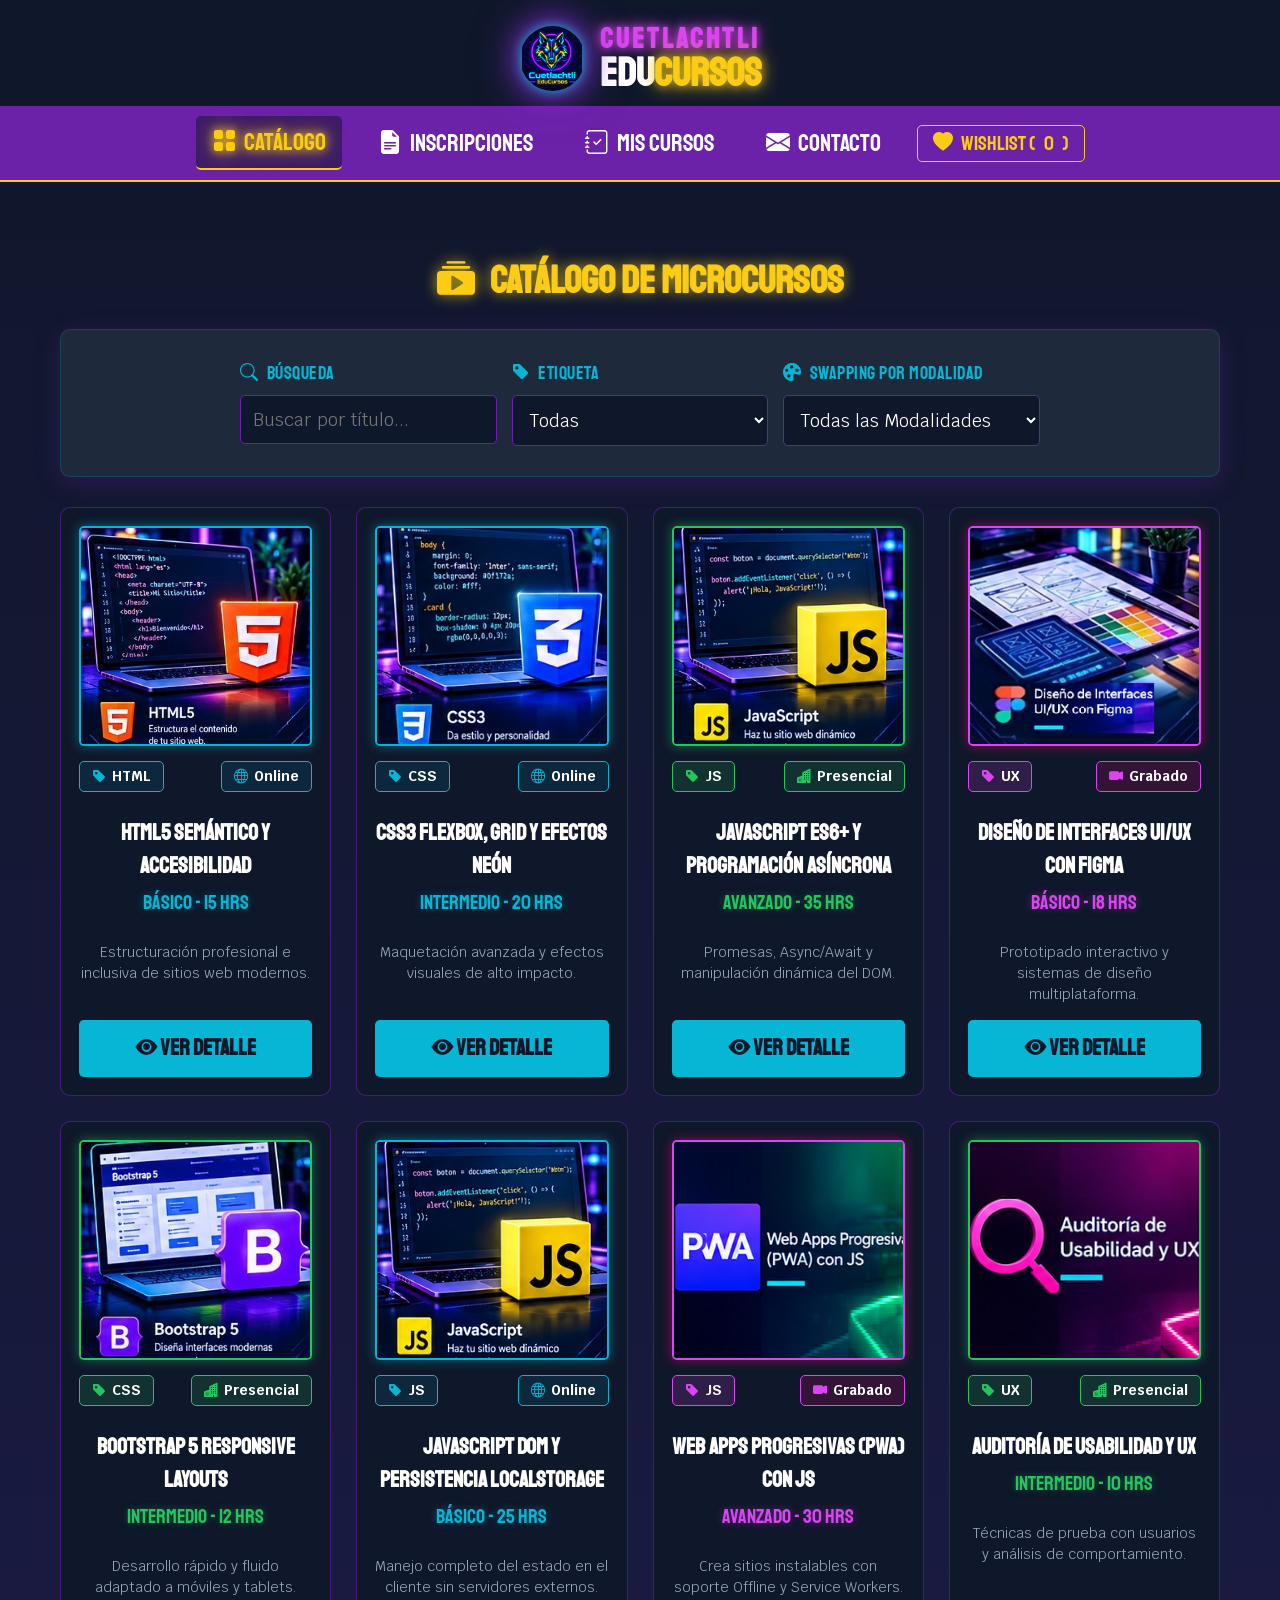
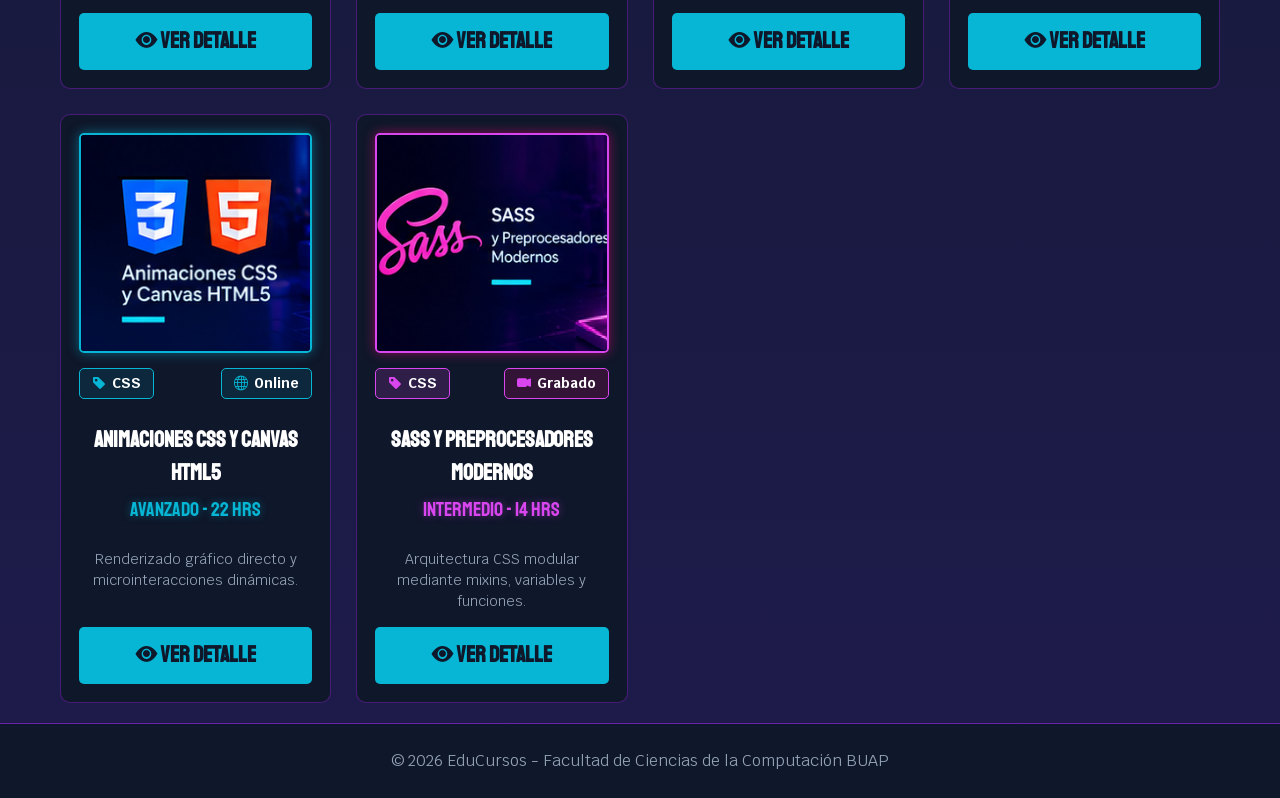
<file: DAW_P-05_EduCursos/index.html>
<!DOCTYPE html>
<html lang="es" data-modalidad-theme="Todos">
<head>
    <meta charset="UTF-8">
    <meta name="viewport" content="width=device-width, initial-scale=1.0">
    <title>EduCursos - Catálogo</title>
    <link rel="icon" type="image/x-icon" href="img/logo.ico" onerror="this.href='data:image/svg+xml,<svg xmlns=\'http://www.w3.org/2000/svg\' viewBox=\'0 0 100 100\'><circle cx=\'50\' cy=\'50\' r=\'45\' fill=\'%230F172A\' stroke=\'%23FACC15\' stroke-width=\'6\'/><path d=\'M30 65 L50 30 L70 65 Z\' fill=\'%2306B6D4\'/></svg>'">
    <link rel="stylesheet" href="https://cdn.jsdelivr.net/npm/bootstrap-icons@1.10.0/font/bootstrap-icons.css">
    
    <!-- <link rel="stylesheet" href="css/estilos.css">

    <!-- Script para cargar el archivo CSS con la fecha y hora actual en tiempo real -->
    <script>
        (function() {
            var link = document.createElement('link');
            link.rel = 'stylesheet';
            link.href = 'css/estilos.css?v=' + new Date().getTime();
            document.head.appendChild(link);
        })();
    </script>
</head>
<body>
    <!-- 
    <header class="header">
        <a href="index.html" class="logo-link">
            <img src="img/logo.jpg" alt="Logo EduCursos" class="header__logo-img" onerror="this.style.display='none'">
            <h1 class="logo">Edu<span>Cursos</span></h1>
        </a>
    </header>
    -->
    <header class="header">
        <a href="index.html" class="logo-link">
            <img src="img/logo.jpg" alt="Logo EduCursos" class="header__logo-img">
            
            <!-- Contenedor vertical de los títulos -->
            <div class="logo-textos">
                <span class="logo-subtitulo">CUETLACHTLI</span>
                <h1 class="logo">Edu<span>Cursos</span></h1>
            </div>
        </a>
    </header>

    <div class="nav-bg">
        <nav class="navegacion contenedor">
            <a class="navegacion__enlace navegacion__enlace--activo" href="index.html"><i class="bi bi-grid-fill"></i> Catálogo</a>
            <a class="navegacion__enlace" href="inscripciones.html"><i class="bi bi-file-earmark-text-fill"></i> Inscripciones</a>
            <a class="navegacion__enlace" href="mis_cursos.html"><i class="bi bi-journal-check"></i> Mis Cursos</a>
            <a class="navegacion__enlace" href="contacto.html"><i class="bi bi-envelope-fill"></i> Contacto</a>
            
            <button class="btn-wishlist-nav" onclick="abrirModalWishlist()">
                <i class="bi bi-heart-fill"></i> Wishlist (<span id="wishlist-counter">0</span>)
            </button>
        </nav>
    </div>

    <main class="contenedor">
        <h2><i class="bi bi-collection-play-fill"></i> Catálogo de Microcursos</h2>

        <div class="sombra-neon">
            <div class="formulario" style="display: grid; grid-template-columns: repeat(auto-fit, minmax(220px, 1fr)); gap: 1.5rem;">
                <div class="formulario__campo">
                    <label class="formulario__label"><i class="bi bi-search"></i> Búsqueda</label>
                    <input type="text" id="input-busqueda" class="formulario__input" placeholder="Buscar por título...">
                </div>
                <div class="formulario__campo">
                    <label class="formulario__label"><i class="bi bi-tag-fill"></i> Etiqueta</label>
                    <select id="select-etiqueta" class="formulario__select">
                        <option value="TODAS">Todas</option>
                        <option value="HTML">HTML</option>
                        <option value="CSS">CSS</option>
                        <option value="JS">JavaScript</option>
                        <option value="UX">UX/UI</option>
                    </select>
                </div>
                <div class="formulario__campo">
                    <label class="formulario__label"><i class="bi bi-palette-fill"></i> Swapping por Modalidad</label>
                    <select id="select-modalidad" class="formulario__select">
                        <option value="Todos">Todas las Modalidades</option>
                        <option value="Online">🌐 Online (Cyan)</option>
                        <option value="Presencial">🏢 Presencial (Green)</option>
                        <option value="Grabado">📹 Grabado (Magenta)</option>
                    </select>
                </div>
            </div>
        </div>

        <div class="grid" id="contenedor-catalogo"></div>
    </main>

    <!-- Modal Wishlist en Azul Marino Metálico -->
    <div class="modal-overlay" id="modal-wishlist">
        <div class="modal-wishlist">
            <div class="modal-wishlist-header" style="display: flex; justify-content: space-between; align-items: center; border-bottom: 2px solid var(--azul-wishlist); padding-bottom: 1rem; margin-bottom: 2rem;">
                <h3 style="margin: 0; color: var(--azul-wishlist);"><i class="bi bi-heart-fill"></i> Mi Wishlist</h3>
                <button class="boton" style="width: auto; padding: 0.5rem 1.5rem; background-color: transparent; color: var(--blanco); border: 1px solid var(--gris);" onclick="cerrarModalWishlist()">✕</button>
            </div>
            <div id="wishlist-lista"></div>
        </div>
    </div>

    <footer class="footer">
        <p class="footer__texto">© 2026 EduCursos - Facultad de Ciencias de la Computación BUAP</p>
    </footer>

    <script src="js/utilidades.js"></script>
    <script src="js/catalogo.js"></script>
    <script src="js/wishlist.js"></script>
</body>
</html>
</file>
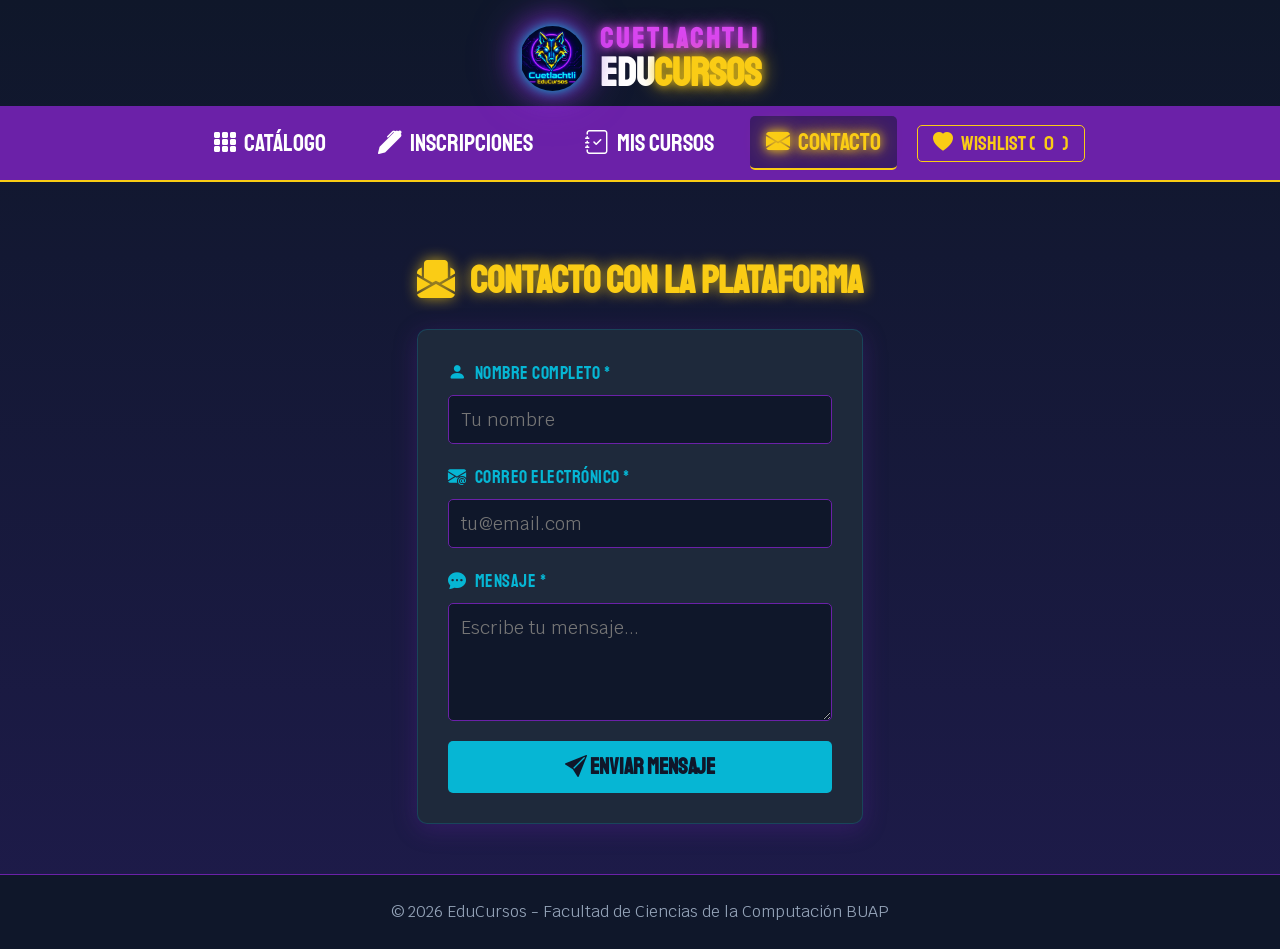
<file: DAW_P-05_EduCursos/contacto.html>
<!DOCTYPE html>
<html lang="es" data-modalidad-theme="Todos">
<head>
    <meta charset="UTF-8">
    <meta name="viewport" content="width=device-width, initial-scale=1.0">
    <title>EduCursos - Contacto</title>
    <link rel="icon" type="image/x-icon" href="img/logo.ico" onerror="this.href='data:image/svg+xml,<svg xmlns=\'http://www.w3.org/2000/svg\' viewBox=\'0 0 100 100\'><circle cx=\'50\' cy=\'50\' r=\'45\' fill=\'%230F172A\' stroke=\'%23FACC15\' stroke-width=\'6\'/><path d=\'M30 65 L50 30 L70 65 Z\' fill=\'%2306B6D4\'/></svg>'">
    <link rel="stylesheet" href="https://cdn.jsdelivr.net/npm/bootstrap-icons@1.10.0/font/bootstrap-icons.css">
    
    <!-- <link rel="stylesheet" href="css/estilos.css">

    <!-- Script para cargar el archivo CSS con la fecha y hora actual en tiempo real -->
    <script>
        (function() {
            var link = document.createElement('link');
            link.rel = 'stylesheet';
            link.href = 'css/estilos.css?v=' + new Date().getTime();
            document.head.appendChild(link);
        })();
    </script>
</head>
<body>
    <!-- 
    <header class="header">
        <a href="index.html" class="logo-link">
            <img src="img/logo.jpg" alt="Logo EduCursos" class="header__logo-img" onerror="this.style.display='none'">
            <h1 class="logo">Edu<span>Cursos</span></h1>
        </a>
    </header>
    -->
    <header class="header">
        <a href="index.html" class="logo-link">
            <img src="img/logo.jpg" alt="Logo EduCursos" class="header__logo-img">
            
            <!-- Contenedor vertical de los títulos -->
            <div class="logo-textos">
                <span class="logo-subtitulo">CUETLACHTLI</span>
                <h1 class="logo">Edu<span>Cursos</span></h1>
            </div>
        </a>
    </header>

    <div class="nav-bg">
        <nav class="navegacion contenedor">
            <a class="navegacion__enlace" href="index.html"><i class="bi bi-grid-3x3-gap-fill"></i> Catálogo</a>
            <a class="navegacion__enlace" href="inscripciones.html"><i class="bi bi-pen-fill"></i> Inscripciones</a>
            <a class="navegacion__enlace" href="mis_cursos.html"><i class="bi bi-journal-check"></i> Mis Cursos</a>
            <a class="navegacion__enlace navegacion__enlace--activo" href="contacto.html"><i class="bi bi-envelope-fill"></i> Contacto</a>
            <button class="btn-wishlist-nav" onclick="abrirModalWishlist()">
                <i class="bi bi-heart-fill"></i> Wishlist (<span id="wishlist-counter">0</span>)
            </button>
        </nav>
    </div>

    <main class="contenedor">
        <h2><i class="bi bi-envelope-paper-fill"></i> Contacto con la Plataforma</h2>

        <div class="sombra-neon">
            <form id="form-contacto" class="formulario">
                <div class="formulario__campo">
                    <label class="formulario__label"><i class="bi bi-person-fill"></i> Nombre Completo *</label>
                    <input type="text" class="formulario__input" placeholder="Tu nombre" required>
                </div>

                <div class="formulario__campo">
                    <label class="formulario__label"><i class="bi bi-envelope-at-fill"></i> Correo Electrónico *</label>
                    <input type="email" class="formulario__input" placeholder="tu@email.com" pattern="[a-zA-Z0-9._%+-]+@[a-zA-Z0-9.-]+\.[a-zA-Z]{2,}" required>
                </div>

                <div class="formulario__campo">
                    <label class="formulario__label"><i class="bi bi-chat-dots-fill"></i> Mensaje *</label>
                    <textarea class="formulario__textarea" rows="4" placeholder="Escribe tu mensaje..." required></textarea>
                </div>

                <button type="submit" class="boton"><i class="bi bi-send-fill"></i> Enviar Mensaje</button>
            </form>
        </div>
    </main>

    <!-- Modal Wishlist en Azul Marino Metálico -->
    <div class="modal-overlay" id="modal-wishlist">
        <div class="modal-wishlist">
            <div class="modal-wishlist-header" style="display: flex; justify-content: space-between; align-items: center; border-bottom: 2px solid var(--azul-wishlist); padding-bottom: 1rem; margin-bottom: 2rem;">
                <h3 style="margin: 0; color: var(--azul-wishlist);"><i class="bi bi-heart-fill"></i> Mi Wishlist</h3>
                <button class="boton" style="width: auto; padding: 0.5rem 1.5rem; background-color: transparent; color: var(--blanco); border: 1px solid var(--gris);" onclick="cerrarModalWishlist()">✕</button>
            </div>
            <div id="wishlist-lista"></div>
        </div>
    </div>

    <footer class="footer">
        <p class="footer__texto">© 2026 EduCursos - Facultad de Ciencias de la Computación BUAP</p>
    </footer>

    <script src="js/utilidades.js"></script>
    <script src="js/wishlist.js"></script>
    <!-- Se agrega js/inscripciones.js para tener acceso a mostrarAlerta() -->
    <script src="js/inscripciones.js"></script>
    
    <script>
        document.getElementById('form-contacto').addEventListener('submit', (e) => {
            e.preventDefault();
            mostrarAlerta('¡Mensaje enviado con éxito! Gracias por contactarnos.');
            e.target.reset();
        });
    </script>
</body>
</html>
</file>
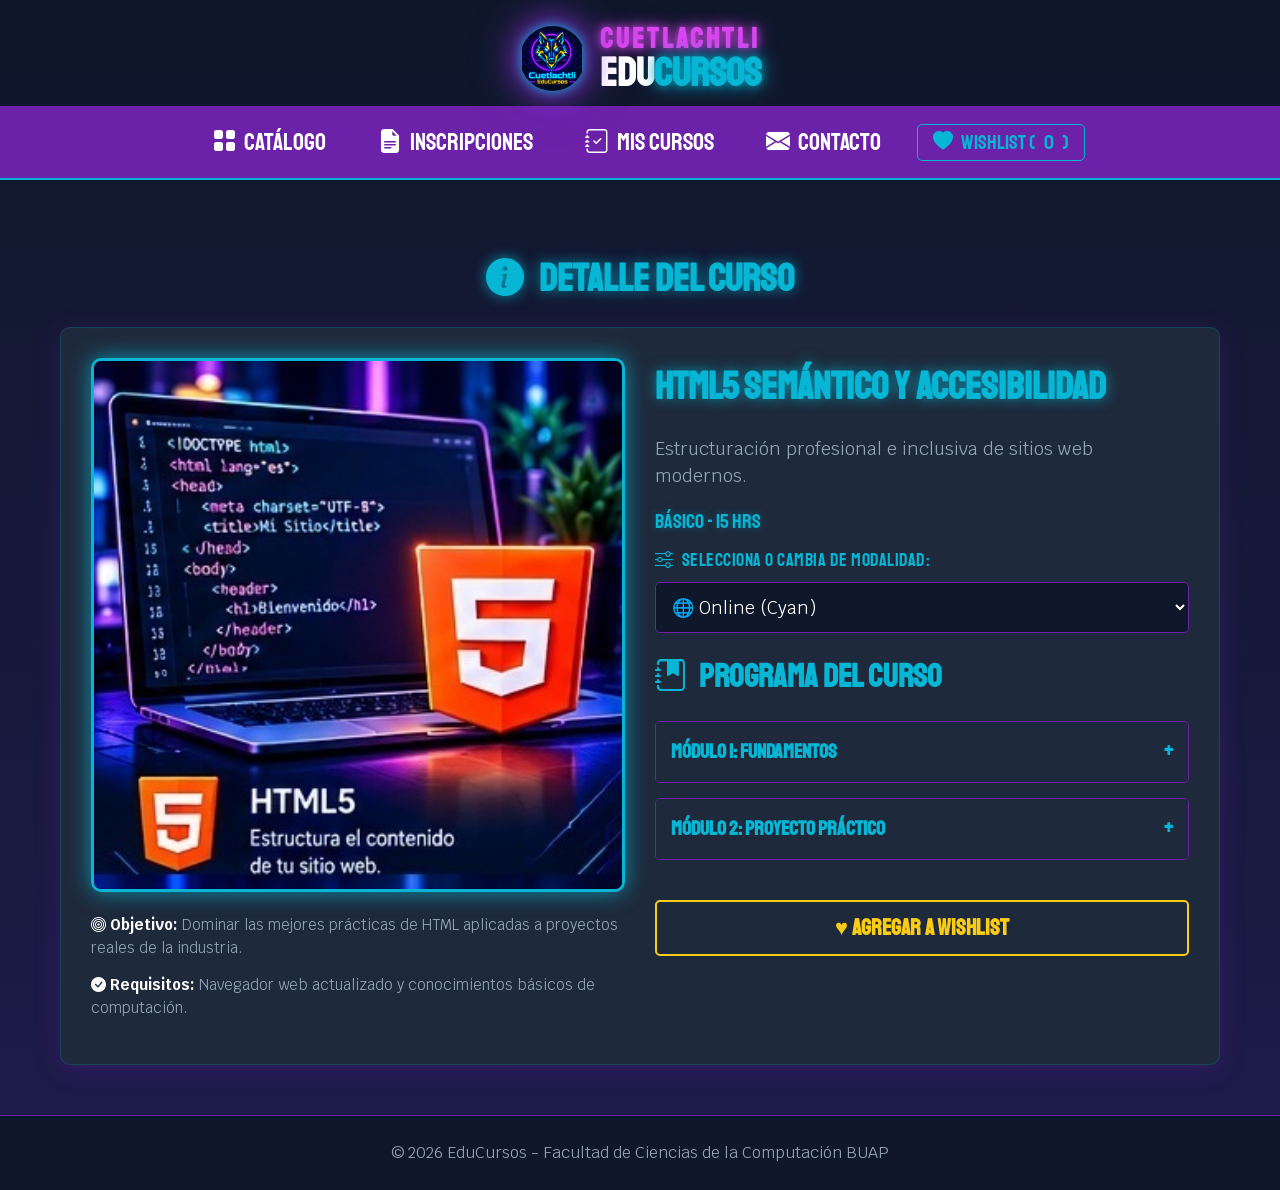
<file: DAW_P-05_EduCursos/curso_detalle.html>
<!DOCTYPE html>
<html lang="es" data-modalidad-theme="Todos">
<head>
    <meta charset="UTF-8">
    <meta name="viewport" content="width=device-width, initial-scale=1.0">
    <title>EduCursos - Detalle del Curso</title>
    <link rel="icon" type="image/x-icon" href="img/logo.ico" onerror="this.href='data:image/svg+xml,<svg xmlns=\'http://www.w3.org/2000/svg\' viewBox=\'0 0 100 100\'><circle cx=\'50\' cy=\'50\' r=\'45\' fill=\'%230F172A\' stroke=\'%23FACC15\' stroke-width=\'6\'/><path d=\'M30 65 L50 30 L70 65 Z\' fill=\'%2306B6D4\'/></svg>'">
    <link rel="stylesheet" href="https://cdn.jsdelivr.net/npm/bootstrap-icons@1.10.0/font/bootstrap-icons.css">
    
    <!-- <link rel="stylesheet" href="css/estilos.css">

    <!-- Script para cargar el archivo CSS con la fecha y hora actual en tiempo real -->
    <script>
        (function() {
            var link = document.createElement('link');
            link.rel = 'stylesheet';
            link.href = 'css/estilos.css?v=' + new Date().getTime();
            document.head.appendChild(link);
        })();
    </script>
</head>
<body>    
    <!-- 
    <header class="header">
        <a href="index.html" class="logo-link">
            <img src="img/logo.jpg" alt="Logo EduCursos" class="header__logo-img" onerror="this.style.display='none'">
            <h1 class="logo">Edu<span>Cursos</span></h1>
        </a>
    </header>
    -->
    <header class="header">
        <a href="index.html" class="logo-link">
            <img src="img/logo.jpg" alt="Logo EduCursos" class="header__logo-img">
            
            <!-- Contenedor vertical de los títulos -->
            <div class="logo-textos">
                <span class="logo-subtitulo">CUETLACHTLI</span>
                <h1 class="logo">Edu<span>Cursos</span></h1>
            </div>
        </a>
    </header>

    <div class="nav-bg">
        <nav class="navegacion contenedor">
            <a class="navegacion__enlace" href="index.html"><i class="bi bi-grid-fill"></i> Catálogo</a>
            <a class="navegacion__enlace" href="inscripciones.html"><i class="bi bi-file-earmark-text-fill"></i> Inscripciones</a>
            <a class="navegacion__enlace" href="mis_cursos.html"><i class="bi bi-journal-check"></i> Mis Cursos</a>
            <a class="navegacion__enlace" href="contacto.html"><i class="bi bi-envelope-fill"></i> Contacto</a>
            <button class="btn-wishlist-nav" onclick="abrirModalWishlist()">
                <i class="bi bi-heart-fill"></i> Wishlist (<span id="wishlist-counter">0</span>)
            </button>
        </nav>
    </div>

    <main class="contenedor">
        <h2><i class="bi bi-info-circle-fill"></i> Detalle del Curso</h2>

        <div class="sombra-neon">
            <div class="producto-detalle" id="contenedor-detalle"></div>
        </div>
    </main>

    <!-- Modal Wishlist en Azul Marino Metálico -->
    <div class="modal-overlay" id="modal-wishlist">
        <div class="modal-wishlist">
            <div class="modal-wishlist-header" style="display: flex; justify-content: space-between; align-items: center; border-bottom: 2px solid var(--azul-wishlist); padding-bottom: 1rem; margin-bottom: 2rem;">
                <h3 style="margin: 0; color: var(--azul-wishlist);"><i class="bi bi-heart-fill"></i> Mi Wishlist</h3>
                <button class="boton" style="width: auto; padding: 0.5rem 1.5rem; background-color: transparent; color: var(--blanco); border: 1px solid var(--gris);" onclick="cerrarModalWishlist()">✕</button>
            </div>
            <div id="wishlist-lista"></div>
        </div>
    </div>

    <footer class="footer">
        <p class="footer__texto">© 2026 EduCursos - Facultad de Ciencias de la Computación BUAP</p>
    </footer>

    <script src="js/utilidades.js"></script>
    <script src="js/catalogo.js"></script>
    <script src="js/wishlist.js"></script>
    <script>
        document.addEventListener('DOMContentLoaded', () => {
            const params = new URLSearchParams(window.location.search);
            const id = parseInt(params.get('id')) || 1;
            const curso = CATALOGO_CURSOS.find(c => c.id === id) || CATALOGO_CURSOS[0];

            // Aplicar Palette Swapping inicial basado en la modalidad del curso seleccionado
            aplicarPaletteSwapping(curso.modalidad);

            const contenedor = document.getElementById('contenedor-detalle');
            // Punto 1: Estructura de 2 columnas paralelas (Imagen a la Izquierda, Info a la Derecha)
            contenedor.innerHTML = `
                <div>
                    <img src="${curso.imagen}" id="img-detalle" class="producto-detalle__imagen img-neon-${curso.modalidad}" alt="${curso.titulo}" onerror="this.src='https://via.placeholder.com/400x250/111827/00f3ff?text=${encodeURIComponent(curso.titulo)}'">
                    
	                <!-- Requisitos y Objetivos requeridos por la guía -->
	                <div style="margin: 1.5rem 0; font-size: 1.5rem; color: var(--gris);">
	                    <p><strong style="color: var(--blanco);"><i class="bi bi-bullseye"></i> Objetivo:</strong> Dominar las mejores prácticas de ${curso.etiqueta} aplicadas a proyectos reales de la industria.</p>
	                    <p><strong style="color: var(--blanco);"><i class="bi bi-check-circle-fill"></i> Requisitos:</strong> Navegador web actualizado y conocimientos básicos de computación.</p>
	                </div>
                    
                </div>
					
                <div>
                    <h2 style="text-align: left; margin-top: 0; justify-content: start;">${curso.titulo}</h2>
                    <p class="producto-detalle__descripcion">${curso.descripcion}</p>
                    <p class="producto__precio precio-neon-${curso.modalidad}">${curso.nivel} - ${curso.duracion}</p>
                    
                    <!-- Cambiar Modalidad y Palette Swapping en Detalle -->
                    <div class="formulario__campo" style="margin-bottom: 2rem;">
                        <label class="formulario__label"><i class="bi bi-sliders"></i> Selecciona o Cambia de Modalidad:</label>
                        <select id="select-modalidad-detalle" class="formulario__select" onchange="cambiarModalidadCurso(this.value)">
                            <option value="Online" ${curso.modalidad === 'Online' ? 'selected' : ''}>🌐 Online (Cyan)</option>
                            <option value="Presencial" ${curso.modalidad === 'Presencial' ? 'selected' : ''}>🏢 Presencial (Green)</option>
                            <option value="Grabado" ${curso.modalidad === 'Grabado' ? 'selected' : ''}>📹 Grabado (Magenta)</option>
                        </select>
                    </div>

                    <h3 style="justify-content: start;"><i class="bi bi-journal-bookmark-fill"></i> Programa del Curso</h3>
                    <div class="acordeon">
                        <div class="acordeon__item">
                            <h4 class="acordeon__titulo" onclick="toggleAcordeon(this)">Módulo 1: Fundamentos <span>+</span></h4>
                            <div class="acordeon__contenido">Introducción al entorno de desarrollo, sintaxis clave y estructuración.</div>
                        </div>
                        <div class="acordeon__item">
                            <h4 class="acordeon__titulo" onclick="toggleAcordeon(this)">Módulo 2: Proyecto Práctico <span>+</span></h4>
                            <div class="acordeon__contenido">Desarrollo guiado de componentes avanzados e integración funcional.</div>
                        </div>
                    </div>

                    <button class="boton boton--secundario" style="margin-top: 2rem;" onclick='agregarAWishlist(${JSON.stringify(curso)})'>
                        ♥ Agregar a Wishlist
                    </button>
                </div>
            `;
        });

        // Cambia dinámicamente la paleta neón global y el borde de la imagen en tiempo real
        function cambiarModalidadCurso(nuevaModalidad) {
            aplicarPaletteSwapping(nuevaModalidad);
            mostrarAlerta(`Modalidad adaptada a: ${nuevaModalidad}`);
        }

        function toggleAcordeon(elemento) {
            const contenido = elemento.nextElementSibling;
            contenido.classList.toggle('acordeon__contenido--activo');
        }
    </script>
</body>
</html>
</file>
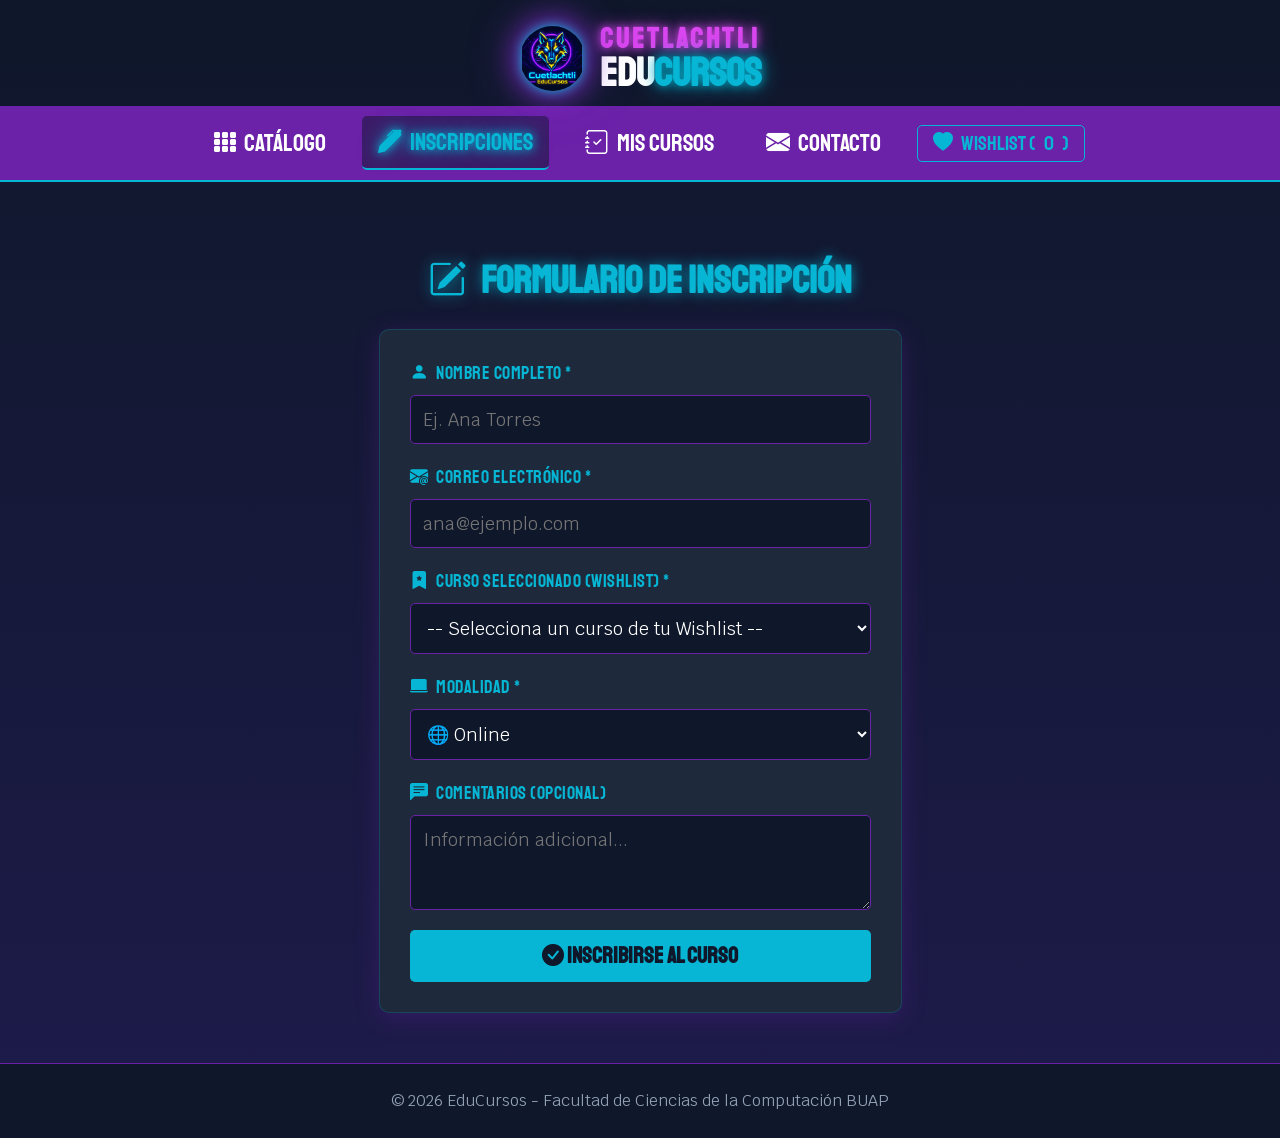
<file: DAW_P-05_EduCursos/inscripciones.html>
<!DOCTYPE html>
<html lang="es" data-modalidad-theme="Todos">
<head>
    <meta charset="UTF-8">
    <meta name="viewport" content="width=device-width, initial-scale=1.0">
    <title>EduCursos - Inscripciones</title>
    <link rel="icon" type="image/x-icon" href="img/logo.ico" onerror="this.href='data:image/svg+xml,<svg xmlns=\'http://www.w3.org/2000/svg\' viewBox=\'0 0 100 100\'><circle cx=\'50\' cy=\'50\' r=\'45\' fill=\'%230F172A\' stroke=\'%23FACC15\' stroke-width=\'6\'/><path d=\'M30 65 L50 30 L70 65 Z\' fill=\'%2306B6D4\'/></svg>'">
    <link rel="stylesheet" href="https://cdn.jsdelivr.net/npm/bootstrap-icons@1.10.0/font/bootstrap-icons.css">
    
    <!-- <link rel="stylesheet" href="css/estilos.css">

    <!-- Script para cargar el archivo CSS con la fecha y hora actual en tiempo real -->
    <script>
        (function() {
            var link = document.createElement('link');
            link.rel = 'stylesheet';
            link.href = 'css/estilos.css?v=' + new Date().getTime();
            document.head.appendChild(link);
        })();
    </script>
</head>
<body>
    <!-- 
    <header class="header">
        <a href="index.html" class="logo-link">
            <img src="img/logo.jpg" alt="Logo EduCursos" class="header__logo-img" onerror="this.style.display='none'">
            <h1 class="logo">Edu<span>Cursos</span></h1>
        </a>
    </header>
    -->
    <header class="header">
        <a href="index.html" class="logo-link">
            <img src="img/logo.jpg" alt="Logo EduCursos" class="header__logo-img">
            
            <!-- Contenedor vertical de los títulos -->
            <div class="logo-textos">
                <span class="logo-subtitulo">CUETLACHTLI</span>
                <h1 class="logo">Edu<span>Cursos</span></h1>
            </div>
        </a>
    </header>

    <div class="nav-bg">
        <nav class="navegacion contenedor">
            <a class="navegacion__enlace" href="index.html"><i class="bi bi-grid-3x3-gap-fill"></i> Catálogo</a>
            <a class="navegacion__enlace navegacion__enlace--activo" href="inscripciones.html"><i class="bi bi-pen-fill"></i> Inscripciones</a>
            <a class="navegacion__enlace" href="mis_cursos.html"><i class="bi bi-journal-check"></i> Mis Cursos</a>
            <a class="navegacion__enlace" href="contacto.html"><i class="bi bi-envelope-fill"></i> Contacto</a>
            <button class="btn-wishlist-nav" onclick="abrirModalWishlist()">
                <i class="bi bi-heart-fill"></i> Wishlist (<span id="wishlist-counter">0</span>)
            </button>
        </nav>
    </div>

    <main class="contenedor">
        <h2><i class="bi bi-pencil-square"></i> Formulario de Inscripción</h2>

        <div class="sombra-neon">
            <form id="form-inscripcion" class="formulario">
                <div class="formulario__campo">
                    <label class="formulario__label"><i class="bi bi-person-fill"></i> Nombre Completo *</label>
                    <input type="text" id="input-nombre" class="formulario__input" placeholder="Ej. Ana Torres" required>
                </div>

                <div class="formulario__campo">
                    <label class="formulario__label"><i class="bi bi-envelope-at-fill"></i> Correo Electrónico *</label>
                    <input type="email" id="input-email" class="formulario__input" placeholder="ana@ejemplo.com" pattern="[a-zA-Z0-9._%+-]+@[a-zA-Z0-9.-]+\.[a-zA-Z]{2,}" required>
                </div>

                <div class="formulario__campo">
                    <label class="formulario__label"><i class="bi bi-bookmark-star-fill"></i> Curso Seleccionado (Wishlist) *</label>
                    <select id="select-curso-wishlist" class="formulario__select" required>
                        <!-- Carga con JS -->
                    </select>
                </div>

                <div class="formulario__campo">
                    <label class="formulario__label"><i class="bi bi-laptop-fill"></i> Modalidad *</label>
                    <select id="select-modalidad" class="formulario__select" required>
                        <option value="Online">🌐 Online</option>
                        <option value="Presencial">🏢 Presencial</option>
                        <option value="Grabado">📹 Grabado</option>
                    </select>
                </div>

                <div class="formulario__campo">
                    <label class="formulario__label"><i class="bi bi-chat-left-text-fill"></i> Comentarios (Opcional)</label>
                    <textarea id="input-comentarios" class="formulario__textarea" rows="3" placeholder="Información adicional..."></textarea>
                </div>

                <button type="submit" class="boton"><i class="bi bi-check-circle-fill"></i> Inscribirse al Curso</button>
            </form>
        </div>
    </main>

    <!-- Modal Wishlist en Azul Marino Metálico -->
    <div class="modal-overlay" id="modal-wishlist">
        <div class="modal-wishlist">
            <div class="modal-wishlist-header" style="display: flex; justify-content: space-between; align-items: center; border-bottom: 2px solid var(--azul-wishlist); padding-bottom: 1rem; margin-bottom: 2rem;">
                <h3 style="margin: 0; color: var(--azul-wishlist);"><i class="bi bi-heart-fill"></i> Mi Wishlist</h3>
                <button class="boton" style="width: auto; padding: 0.5rem 1.5rem; background-color: transparent; color: var(--blanco); border: 1px solid var(--gris);" onclick="cerrarModalWishlist()">✕</button>
            </div>
            <div id="wishlist-lista"></div>
        </div>
    </div>

    <footer class="footer">
        <p class="footer__texto">© 2026 EduCursos - Facultad de Ciencias de la Computación BUAP</p>
    </footer>

    <script src="js/utilidades.js"></script>
    <script src="js/inscripciones.js"></script>
    <script src="js/wishlist.js"></script>
</body>
</html>
</file>
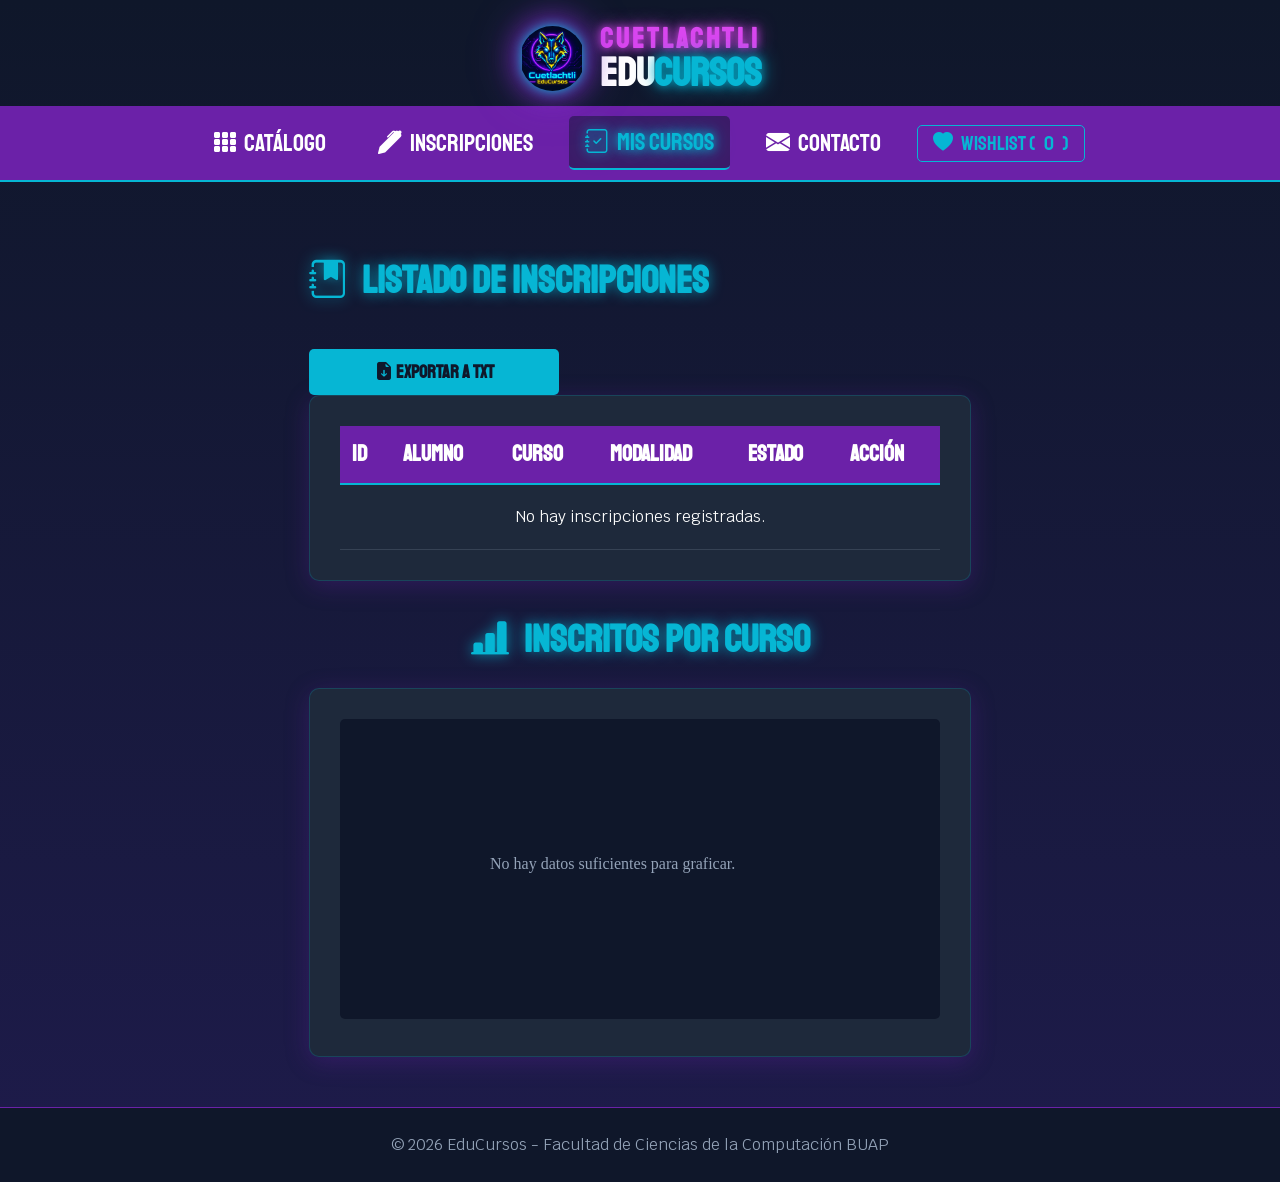
<file: DAW_P-05_EduCursos/mis_cursos.html>
<!DOCTYPE html>
<html lang="es" data-modalidad-theme="Todos">
<head>
    <meta charset="UTF-8">
    <meta name="viewport" content="width=device-width, initial-scale=1.0">
    <title>EduCursos - Mis Cursos</title>
    <link rel="icon" type="image/x-icon" href="img/logo.ico" onerror="this.href='data:image/svg+xml,<svg xmlns=\'http://www.w3.org/2000/svg\' viewBox=\'0 0 100 100\'><circle cx=\'50\' cy=\'50\' r=\'45\' fill=\'%230F172A\' stroke=\'%23FACC15\' stroke-width=\'6\'/><path d=\'M30 65 L50 30 L70 65 Z\' fill=\'%2306B6D4\'/></svg>'">
    <link rel="stylesheet" href="https://cdn.jsdelivr.net/npm/bootstrap-icons@1.10.0/font/bootstrap-icons.css">
    
    <!-- Cargar fuente Krub para el Canvas -->
    <link rel="stylesheet" href="https://fonts.googleapis.com/css2?family=Krub:wght@400;700&display=swap">
    
    <!-- <link rel="stylesheet" href="css/estilos.css">

    <!-- Script para cargar el archivo CSS con la fecha y hora actual en tiempo real -->
    <script>
        (function() {
            var link = document.createElement('link');
            link.rel = 'stylesheet';
            link.href = 'css/estilos.css?v=' + new Date().getTime();
            document.head.appendChild(link);
        })();
    </script>
</head>
<body>
    <!-- 
    <header class="header">
        <a href="index.html" class="logo-link">
            <img src="img/logo.jpg" alt="Logo EduCursos" class="header__logo-img" onerror="this.style.display='none'">
            <h1 class="logo">Edu<span>Cursos</span></h1>
        </a>
    </header>
    -->
    <header class="header">
        <a href="index.html" class="logo-link">
            <img src="img/logo.jpg" alt="Logo EduCursos" class="header__logo-img">
            
            <!-- Contenedor vertical de los títulos -->
            <div class="logo-textos">
                <span class="logo-subtitulo">CUETLACHTLI</span>
                <h1 class="logo">Edu<span>Cursos</span></h1>
            </div>
        </a>
    </header>

    <div class="nav-bg">
        <nav class="navegacion contenedor">
            <a class="navegacion__enlace" href="index.html"><i class="bi bi-grid-3x3-gap-fill"></i> Catálogo</a>
            <a class="navegacion__enlace" href="inscripciones.html"><i class="bi bi-pen-fill"></i> Inscripciones</a>
            <a class="navegacion__enlace navegacion__enlace--activo" href="mis_cursos.html"><i class="bi bi-journal-check"></i> Mis Cursos</a>
            <a class="navegacion__enlace" href="contacto.html"><i class="bi bi-envelope-fill"></i> Contacto</a>
            <button class="btn-wishlist-nav" onclick="abrirModalWishlist()">
                <i class="bi bi-heart-fill"></i> Wishlist (<span id="wishlist-counter">0</span>)
            </button>
        </nav>
    </div>

    <main class="contenedor">
        <div style="display: flex; justify-content: space-between; align-items: center; flex-wrap: wrap; gap: 2rem;">
            <h2><i class="bi bi-journal-bookmark-fill"></i> Listado de Inscripciones</h2>
            <button class="boton" style="max-width: 250px; font-size: 1.8rem;" onclick="exportarInscripcionesTxt()"><i class="bi bi-file-earmark-arrow-down-fill"></i> Exportar a TXT</button>
        </div>

        <div class="sombra-neon">
            <div class="tabla-contenedor">
                <table class="tabla" id="tabla-inscripciones">
                    <thead>
                        <tr>
                            <th>ID</th>
                            <th>Alumno</th>
                            <th>Curso</th>
                            <th>Modalidad</th>
                            <th>Estado</th>
                            <th>Acción</th>
                        </tr>
                    </thead>
                    <tbody id="tbody-inscripciones">
                        <!-- JS Carga -->
                    </tbody>
                </table>
            </div>
        </div>

        <h2><i class="bi bi-bar-chart-line-fill"></i> Inscritos por Curso</h2>
        <div class="sombra-neon" style="text-align: center;">
            <canvas id="canvas-grafico" width="600" height="300" style="max-width: 100%; height: auto; background-color: var(--oscuro); border-radius: 0.5rem;"></canvas>
        </div>
    </main>

    <!-- Modal Wishlist en Azul Marino Metálico -->
    <div class="modal-overlay" id="modal-wishlist">
        <div class="modal-wishlist">
            <div class="modal-wishlist-header" style="display: flex; justify-content: space-between; align-items: center; border-bottom: 2px solid var(--azul-wishlist); padding-bottom: 1rem; margin-bottom: 2rem;">
                <h3 style="margin: 0; color: var(--azul-wishlist);"><i class="bi bi-heart-fill"></i> Mi Wishlist</h3>
                <button class="boton" style="width: auto; padding: 0.5rem 1.5rem; background-color: transparent; color: var(--blanco); border: 1px solid var(--gris);" onclick="cerrarModalWishlist()">✕</button>
            </div>
            <div id="wishlist-lista"></div>
        </div>
    </div>

    <footer class="footer">
        <p class="footer__texto">© 2026 EduCursos - Facultad de Ciencias de la Computación BUAP</p>
    </footer>

    <script src="js/utilidades.js"></script>
    <script src="js/inscripciones.js"></script>
    <script src="js/wishlist.js"></script>
</body>
</html>
</file>
<file: DAW_P-05_EduCursos/css/estilos.css>
@import url('https://fonts.googleapis.com/css2?family=Krub:wght@400;600;700&family=Staatliches&display=swap');

/* ===================================================
   1. VARIABLES Y TEMAS
   =================================================== */
:root {
    --blanco: #ffffff;
    --oscuro: #0F172A;          /* Slate Oscuro Base */
    --primario: #FACC15;        /* Amarillo Neón Brillante Base */
    --secundario: #6B21A8;      /* Morado Barra de Navegación */
    --cian: #06B6D4;            /* Cian Eléctrico */
    --verde: #22C55E;           /* Verde Esmeralda Neón */
    --magenta: #D946EF;         /* Violeta/Magenta Neón Eléctrico */
    --azul-wishlist: #0284C7;    /* Azul Neón Eléctrico para Wishlist */
    --gris: #94A3B8;
    --grisOscuro: #1E293B;
    --fuenteTitulos: 'Staatliches', cursive;
    --fuenteTexto: 'Krub', sans-serif;

    /* Palette Swapping Dinámico por Modalidad */
    --theme-primary: #FACC15;
    --theme-secondary: #06B6D4;
    --theme-glow: rgba(250, 204, 21, 0.6);
}

/* Paletas de Color por Modalidad (Palette Swapping) */
[data-modalidad-theme="Online"] {
    --theme-primary: #06B6D4;    /* Cyber Cyan */
    --theme-secondary: #FACC15;  
    --theme-glow: rgba(6, 182, 212, 0.75);
}

[data-modalidad-theme="Presencial"] {
    --theme-primary: #22C55E;    /* Emerald Green */
    --theme-secondary: #06B6D4;  
    --theme-glow: rgba(34, 197, 94, 0.75);
}

[data-modalidad-theme="Grabado"] {
    --theme-primary: #D946EF;    /* Violeta/Magenta Neón Eléctrico */
    --theme-secondary: #FACC15;  
    --theme-glow: rgba(255, 0, 127, 0.75);
}

[data-modalidad-theme="Todos"] {
    --theme-primary: #FACC15;    /* Amarillo Neón Brillante */
    --theme-secondary: #06B6D4;
    --theme-glow: rgba(250, 204, 21, 0.75);
}

/* ===================================================
   2. REGLAS GENERALES Y RESET
   =================================================== */
html {
    font-size: 62.5%;
    box-sizing: border-box;
    scroll-behavior: smooth;
}

*, *:before, *:after {
    box-sizing: inherit;
}

body {
    background-image: linear-gradient(to top, #1E1B4B 0%, var(--oscuro) 100%);
    color: var(--blanco);
    font-family: var(--fuenteTexto);
    font-size: 1.6rem;
    line-height: 1.5;
    margin: 0;
    min-height: 100vh;
    display: flex;
    flex-direction: column;
}

a { text-decoration: none; }

.contenedor {
    max-width: 120rem;
    margin: 0 auto;
    padding: 2rem;
}

.sombra-neon {
    box-shadow: 0px 5px 25px 0px rgba(107, 33, 168, 0.3);
    background-color: var(--grisOscuro);
    padding: 3rem;
    border-radius: 1rem;
    border: 1px solid rgba(6, 182, 212, 0.2);
    margin-bottom: 3rem;
}

/* ===================================================
   3. TIPOGRAFÍA Y ENCABEZADOS
   =================================================== */
h1, h2, h3 {
    font-family: var(--fuenteTitulos);
    text-align: center;
    margin: 2rem 0;
}

h1 { font-size: 4rem; color: var(--blanco); }

h2 { 
    font-size: 3.8rem; 
    color: var(--theme-primary); 
    text-shadow: 0 0 14px var(--theme-glow); 
    transition: all 0.4s ease;
    display: flex;
    align-items: center;
    justify-content: center;
    gap: 1.5rem;
}

h3 { 
    font-size: 3.2rem; 
    color: var(--cian); 
    display: flex;
    align-items: center;
    justify-content: center;
    gap: 1.2rem;
}

/* ===================================================
   4. HEADER Y LOGO
   =================================================== */
.header {
    display: flex;
    justify-content: center;
    align-items: center;
    padding: 2.5rem 0 1.5rem 0;
}

.logo-link {
    display: flex;
    flex-direction: row;        /* Mantiene el icono a la izquierda y el texto a la derecha */
    align-items: center;
    gap: 1.5rem;
    text-decoration: none;
}

@media (min-width: 768px) {
    .logo-link { flex-direction: row; }
}

.header__logo-img {
    width: 6.5rem;
    height: 6.5rem;
    object-fit: contain;
    border-radius: 50%;
    filter: drop-shadow(0 0 6px var(--cian)) 
            drop-shadow(0 0 12px var(--secundario)) 
            drop-shadow(0 0 18px rgba(147, 51, 234, 0.6));
    transition: transform 0.3s ease, filter 0.3s ease;
    animation: neonPulsePurpleBlue 3s infinite alternate;
}

.logo-link:hover .header__logo-img {
    transform: scale(1.1) rotate(-5deg);
    filter: drop-shadow(0 0 10px var(--secundario)) 
            drop-shadow(0 0 20px #9333EA) 
            drop-shadow(0 0 30px var(--cian));
}

/* Contenedor vertical de los títulos */
.logo-textos {
    display: flex;
    flex-direction: column;    /* Apila CUETLACHTLI arriba de EduCursos */
    justify-content: center;
    align-items: flex-start;
    line-height: 1;
}

/* Subtítulo superior: CUETLACHTLI */
.logo-subtitulo {
    font-family: var(--fuenteTitulos);   /* Usa la fuente gruesa de los títulos */
    font-size: 2.8rem;                  /* Mayor tamaño */
    font-weight: 700;
    color: #D946EF;                     /* Magenta Neón vibrante */
    letter-spacing: 3px;                /* Espaciado de letras */
    text-transform: uppercase;
    /* Resplandor neón potente */
    text-shadow: 0 0 8px #D946EF, 0 0 18px rgba(217, 70, 239, 0.8);
    margin-bottom: 0.2rem;
}

/* Título principal: EduCursos */
.logo {
    color: var(--blanco);
    margin: 0;
    line-height: 0.9;
    font-size: 4rem;
    font-family: var(--fuenteTitulos);
}

.logo span {
    color: var(--theme-primary);
    text-shadow: 0 0 10px var(--theme-glow), 0 0 20px var(--theme-glow);
    transition: all 0.4s ease;
}

@keyframes neonPulsePurpleBlue {
    0% { filter: drop-shadow(0 0 5px var(--secundario)) drop-shadow(0 0 15px var(--cian)); }
    50% { filter: drop-shadow(0 0 8px #9333EA) drop-shadow(0 0 16px var(--cian)); }
    100% { filter: drop-shadow(0 0 6px var(--cian)) drop-shadow(0 0 20px var(--secundario)); }
}

/* ===================================================
   5. NAVEGACIÓN Y BOTÓN WISHLIST MENÚ
   =================================================== */
.nav-bg {
    background-color: var(--secundario);
    border-bottom: 2px solid var(--theme-primary);
    margin-bottom: 3rem;
    transition: border-color 0.4s ease;
}

.navegacion {
    display: flex;
    justify-content: center;
    align-items: center;
    flex-wrap: wrap;
    gap: 2rem;
    padding: 1rem 0;
}

.navegacion__enlace {
    color: var(--blanco) !important;
    font-size: 2.4rem;
    font-family: var(--fuenteTitulos);
    padding: 0.8rem 1.6rem;
    border-radius: 0.5rem;
    display: inline-flex;
    align-items: center;
    gap: 0.8rem;
    transition: transform 0.3s ease, 
                color 0.4s ease, 
                text-shadow 0.4s ease, 
                background-color 0.3s ease, 
                box-shadow 0.3s ease;
}

.navegacion__enlace--activo,
a.navegacion__enlace--activo {
    color: var(--theme-primary) !important;
    text-shadow: 0 0 10px var(--theme-primary), 0 0 20px var(--theme-glow) !important;
    background-color: rgba(15, 23, 42, 0.5);
    border-bottom: 2px solid var(--theme-primary);
}

.navegacion__enlace:hover {
    color: var(--theme-primary) !important;
    transform: translateY(-4px);
    text-shadow: 0 0 10px var(--theme-primary), 0 0 20px var(--theme-glow);
    background-color: rgba(15, 23, 42, 0.4);
    box-shadow: 0 4px 15px rgba(6, 182, 212, 0.4);
}

/* Botón Wishlist en Menú */
.btn-wishlist-nav {
    background: transparent;
    border: 1px solid var(--theme-primary);
    color: var(--theme-primary);
    font-family: var(--fuenteTitulos);
    font-size: 2rem;
    padding: 0.5rem 1.5rem;
    border-radius: 0.5rem;
    cursor: pointer;
    transition: all 0.4s ease;
    display: flex;
    align-items: center;
    gap: 0.8rem;
}

.btn-wishlist-nav:hover {
    background-color: var(--theme-primary);
    color: var(--oscuro);
    box-shadow: 0 0 15px var(--theme-primary);
}

/* ===================================================
   6. GRID Y TARJETAS DE PRODUCTO
   =================================================== */
.grid {
    display: grid;
    grid-template-columns: repeat(1, 1fr);
    gap: 2.5rem;
}

@media (min-width: 768px) {
    .grid { grid-template-columns: repeat(2, 1fr); }
}

@media (min-width: 992px) {
    .grid { grid-template-columns: repeat(4, 1fr); }
}

.producto {
    background-color: var(--oscuro);
    border-radius: 1rem;
    padding: 1.8rem;
    border: 1px solid rgba(107, 33, 168, 0.6);
    transition: transform 0.3s ease, box-shadow 0.3s ease, border-color 0.3s ease;
    display: flex;
    flex-direction: column;
}

.producto:hover {
    transform: translateY(-5px);
    border-color: var(--theme-primary);
    box-shadow: 0 0 18px var(--theme-primary);
}

.producto__imagen {
    width: 100%;
    height: 22rem;
    object-fit: cover;
    border-radius: 0.5rem;
    transition: border-color 0.4s ease, box-shadow 0.4s ease;
}

/* CORRECCIÓN: Colores exactos sin alterar tonos internos de la imagen */
.img-neon-Online {
    border: 2px solid var(--cian);
    box-shadow: 0 0 12px rgba(6, 182, 212, 0.5);
}

.img-neon-Presencial {
    border: 2px solid var(--verde);
    box-shadow: 0 0 12px rgba(34, 197, 94, 0.5);
}

.img-neon-Grabado {
    border: 2px solid var(--magenta);
    box-shadow: 0 0 12px rgba(255, 0, 127, 0.5);
}

.producto__informacion {
    text-align: center;
    margin-top: 1.5rem;
    display: flex;
    flex-direction: column;
    flex-grow: 1;
}

.producto__nombre {
    font-size: 2.2rem;
    font-family: var(--fuenteTitulos);
    color: var(--blanco);
    margin: 1rem 0 0.5rem 0;
    text-transform: uppercase;
}

.producto__meta {
    display: flex;
    justify-content: space-between;
    margin-bottom: 1.5rem;
    font-size: 1.4rem;
    color: var(--gris);
}

/* Regla general: solo define tamaño, fuente y márgenes, PERO NO EL COLOR */
.producto__precio {
    font-size: 2rem;
    font-family: var(--fuenteTitulos);
    /*
    color: var(--theme-primary);   /* Todas las tarjetas usaban el mismo color 
    transition: color 0.4s ease;
    */
    margin: 0 0 1rem 0;
    text-transform: uppercase;
}

/* Reglas específicas por modalidad: aplican el color de forma limpia por cascada */
.precio-neon-Online {
    color: var(--cian);
    text-shadow: 0 0 8px rgba(6, 182, 212, 0.4);
}

.precio-neon-Presencial {
    color: var(--verde);
    text-shadow: 0 0 8px rgba(34, 197, 94, 0.4);
}

.precio-neon-Grabado {
    color: var(--magenta);
    text-shadow: 0 0 8px rgba(217, 70, 239, 0.4);
}

/* ===================================================
   7. BADGES DE ETIQUETA Y MODALIDADES
   =================================================== */
.badge-etiqueta-card {
    background-color: transparent;
    /*border: 1px solid var(--cian);*/
    color: var(--blanco);
    padding: 0.4rem 1.2rem;
    border-radius: 0.5rem;
    display: inline-flex;
    align-items: center;
    gap: 0.6rem;
    font-size: 1.4rem;
    font-family: var(--fuenteTexto);
    font-weight: 700;
}

/*
.badge-etiqueta-card i { color: var(--primario); }
*/

/* Modalidad Online: Borde, icono y resplandor Cian */
.badge-etiqueta-Online {
    border: 1px solid var(--cian);
    background-color: rgba(6, 182, 212, 0.1);
}

.badge-etiqueta-Online i {
    color: var(--cian);
}

/* Modalidad Presencial: Borde, icono y resplandor Verde */
.badge-etiqueta-Presencial {
    border: 1px solid var(--verde);
    background-color: rgba(34, 197, 94, 0.15);
}

.badge-etiqueta-Presencial i {
    color: var(--verde);
}

/* Modalidad Grabado: Borde, icono y resplandor Magenta */
.badge-etiqueta-Grabado {
    border: 1px solid var(--magenta);
    background-color: rgba(217, 70, 239, 0.15);
}

.badge-etiqueta-Grabado i {
    color: var(--magenta);
}

.badge-modalidad-card {
    background-color: transparent;
    border-radius: 0.5rem;
    padding: 0.4rem 1.2rem;
    display: inline-flex;
    align-items: center;
    gap: 0.6rem;
    font-size: 1.4rem;
    font-family: var(--fuenteTexto);
    font-weight: 700;
    color: var(--blanco);
}

.badge-modalidad-card.modalidad-online { 
    border: 1px solid var(--cian); 
    background-color: rgba(6, 182, 212, 0.1);
}

.badge-modalidad-card.modalidad-online i { color: var(--cian); }

.badge-modalidad-card.modalidad-presencial {
    border: 1px solid var(--verde);
    background-color: rgba(34, 197, 94, 0.15);
}

.badge-modalidad-card.modalidad-presencial i { color: var(--verde); }

.badge-modalidad-card.modalidad-grabado {
    border: 1px solid var(--magenta);
    background-color: rgba(255, 0, 127, 0.15);
}

.badge-modalidad-card.modalidad-grabado i { color: var(--magenta); }

/* ===================================================
   8. DETALLE DE PRODUCTO
   =================================================== */
@media (min-width: 768px) {
    .producto-detalle {
        display: grid;
        grid-template-columns: repeat(2, 1fr);
        column-gap: 3rem;
        align-items: start;
    }
}

.producto-detalle__imagen {
    width: 100%;
    border-radius: 1rem;
    border: 3px solid var(--theme-primary) !important;
    box-shadow: 0 0 22px var(--theme-glow) !important;
    transition: border-color 0.4s ease, box-shadow 0.4s ease;
}

.producto-detalle__descripcion {
    font-size: 1.8rem;
    color: var(--gris);
}

/* ===================================================
   9. BOTONES Y FORMULARIOS
   =================================================== */
.boton {
    background-color: var(--cian);
    color: var(--oscuro);
    font-family: var(--fuenteTitulos);
    padding: 1.2rem 3rem;
    font-size: 2.2rem;
    border-radius: 0.5rem;
    border: none;
    cursor: pointer;
    text-align: center;
    transition: all 0.3s ease;
    display: inline-block;
    width: 100%;
    margin-top: auto;
    font-weight: bold;
}

.boton:hover {
    background-color: var(--primario);
    box-shadow: 0 0 15px var(--primario);
    color: var(--oscuro);
}

.boton--secundario {
    background-color: transparent;
    color: var(--primario);
    border: 2px solid var(--primario);
}

.boton--secundario:hover {
    background-color: var(--primario);
    color: var(--oscuro);
}

/* Formularios */
.formulario {
    display: flex;
    flex-direction: column;
    gap: 2rem;
    max-width: 80rem;
    margin: 0 auto;
}

.formulario__campo {
    display: flex;
    flex-direction: column;
    gap: 0.8rem;
}

.formulario__label {
    font-size: 1.8rem;
    color: var(--cian);
    font-family: var(--fuenteTitulos);
    letter-spacing: 0.05rem;
    display: flex;
    align-items: center;
    gap: 0.8rem;
}

.formulario__input,
.formulario__textarea,
.formulario__select {
    border: 1px solid var(--secundario);
    background-color: var(--oscuro);
    color: var(--blanco);
    padding: 1.2rem;
    font-size: 1.8rem;
    border-radius: 0.5rem;
    font-family: var(--fuenteTexto);
}

.formulario__input:focus,
.formulario__textarea:focus,
.formulario__select:focus {
    outline: none;
    border-color: var(--cian);
    box-shadow: 0 0 10px var(--cian);
}

/* ===================================================
   10. TABLAS Y ACORDEÓN
   =================================================== */
.tabla-contenedor { overflow-x: auto; }

.tabla {
    width: 100%;
    border-collapse: collapse;
    font-size: 1.6rem;
    text-align: left;
}

.tabla thead tr {
    background-color: var(--secundario);
    color: var(--blanco);
    border-bottom: 2px solid var(--cian);
}

.tabla th {
    font-family: var(--fuenteTitulos);
    font-size: 2.2rem;
    padding: 1.2rem;
}

.tabla td {
    padding: 1.2rem;
    border-bottom: 1px solid rgba(148, 163, 184, 0.2);
    color: var(--blanco);
}

.tabla tbody tr:hover { background-color: rgba(6, 182, 212, 0.1); }

/* Acordeón */
.acordeon {
    display: flex;
    flex-direction: column;
    gap: 1.5rem;
    margin: 2rem 0;
}

.acordeon__item {
    border: 1px solid var(--secundario);
    border-radius: 0.5rem;
    overflow: hidden;
    background-color: var(--oscuro);
}

.acordeon__titulo {
    background-color: var(--grisOscuro);
    color: var(--cian);
    padding: 1.5rem;
    font-family: var(--fuenteTitulos);
    font-size: 2rem;
    cursor: pointer;
    margin: 0;
    display: flex;
    justify-content: space-between;
    align-items: center;
}

.acordeon__contenido {
    padding: 1.5rem;
    font-size: 1.6rem;
    color: var(--gris);
    display: none;
}

.acordeon__contenido--activo { display: block; }

/* ===================================================
   11. MODAL WISHLIST Y ALERTAS
   =================================================== */
.modal-overlay {
    position: fixed;
    top: 0;
    left: 0;
    width: 100%;
    height: 100%;
    background-color: rgba(15, 23, 42, 0.88);
    backdrop-filter: blur(6px);
    display: flex;
    justify-content: center;
    align-items: center;
    z-index: 2000;
    opacity: 0;
    pointer-events: none;
    transition: opacity 0.3s ease;
}

.modal-overlay.activo {
    opacity: 1;
    pointer-events: all;
}

.modal-wishlist {
    background-color: #0F172A;
    border: 2px solid var(--azul-wishlist);
    box-shadow: 0 0 25px rgba(2, 132, 199, 0.6);
    border-radius: 1rem;
    width: 90%;
    max-width: 60rem;
    padding: 2.5rem;
    max-height: 80vh;
    overflow-y: auto;
}

.modal-wishlist h3 {
    color: var(--azul-wishlist) !important;
}

.modal-wishlist h3 i {
    color: var(--azul-wishlist) !important;
}

.modal-wishlist-header {
    border-bottom: 2px solid var(--azul-wishlist) !important;
}

.wishlist-item {
    display: flex;
    justify-content: space-between;
    align-items: center;
    padding: 1.2rem 0;
    border-bottom: 1px solid rgba(148, 163, 184, 0.2);
    gap: 1.5rem;
}

/* Alertas */
.alerta-flotante {
    position: fixed;
    top: 2rem;
    right: 2rem;
    z-index: 3000;
    background-color: var(--grisOscuro);
    border-left: 5px solid var(--cian);
    color: var(--blanco);
    padding: 1.5rem 2.5rem;
    border-radius: 0.5rem;
    box-shadow: 0 0 20px rgba(6, 182, 212, 0.4);
    font-size: 1.8rem;
}

/* ===================================================
   12. FOOTER
   =================================================== */
.footer {
    background-color: var(--oscuro);
    padding: 2.5rem 0;
    text-align: center;
    border-top: 1px solid var(--secundario);
    margin-top: auto;
}

.footer__texto {
    color: var(--gris);
    font-size: 1.6rem;
    margin: 0;
}
</file>
